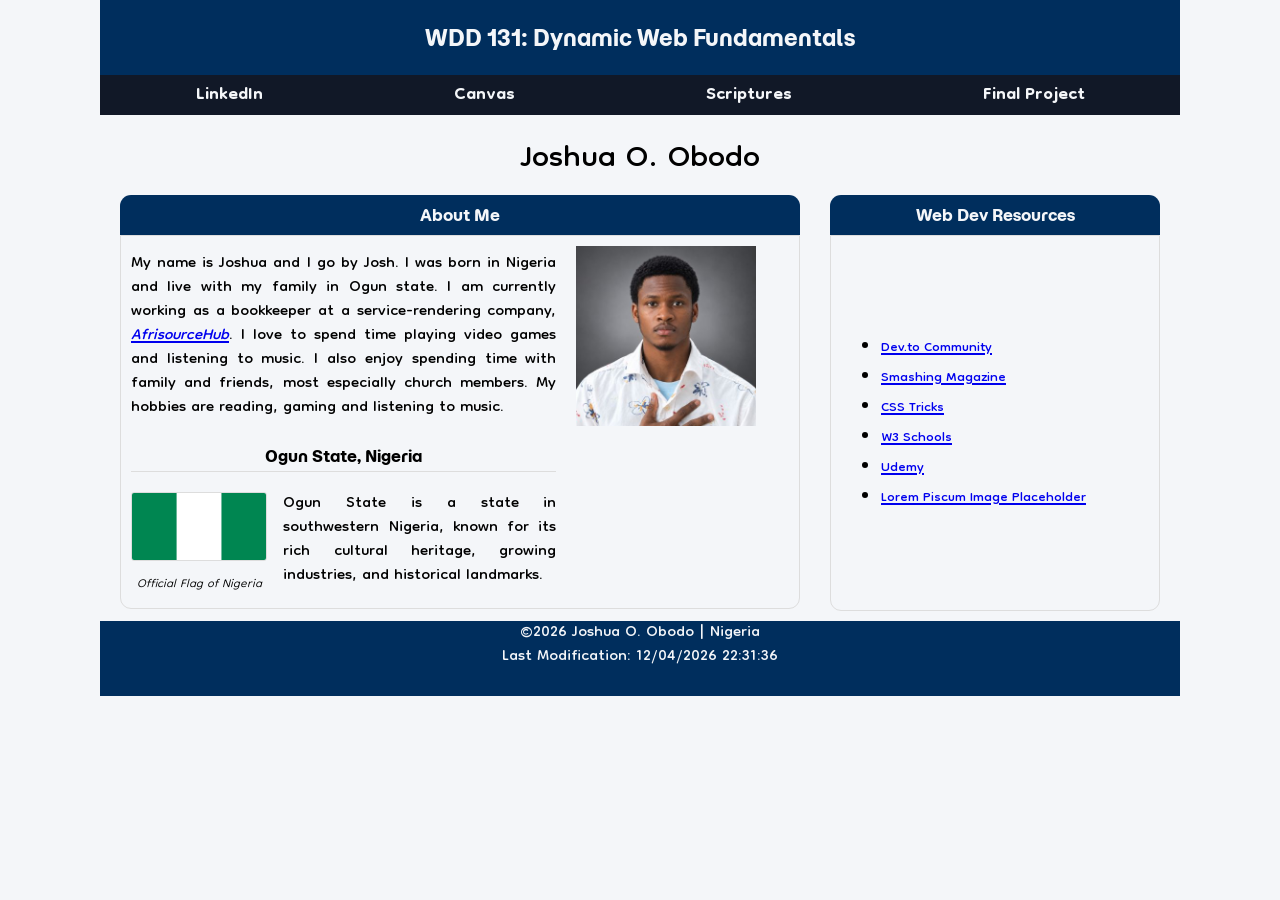
<file: index.html>
<!DOCTYPE html>
<html lang="en">
  <head>
    <!-- Meta Data -->
    <meta charset="UTF-8">
    <meta name="viewport" content="width=device-width, initial-scale=1.0">
    <meta name="author" content="Joshua Obodo">
    <meta name="description" content="
    The WDD 131: Dynamic Web Fundamentals is a practical course offered by BYU-I that teaches student's how to build
    dynamic, modern websites. This website was made by Joshua Obodo.">
    <title>WDD 131: Dynamic Web Fundamentals</title>

    <!-- Preconnect Fonts -->
    <link rel="preconnect" href="https://fonts.googleapis.com">
    <link rel="preconnect" href="https://fonts.gstatic.com" crossorigin>
    <link href="https://fonts.googleapis.com/css2?family=Dongle:wght@300;400;700&family=Momo+Trust+Display&display=swap" rel="stylesheet">

    <!-- Style Sheets -->
    <link rel="stylesheet" href="styles/base.css">

    <!-- Javascript -->
     <script src="scripts/getdates.js" defer></script>
  </head>

  <body>
    <div class="parent">
      <!-- Header Elements -->
      <header class="header-content">
        <span id="course-title">WDD 131: Dynamic Web Fundamentals</span>
      </header>

      <!-- Navigation -->
      <nav class="navigation">
        <ul>
          <li><a href="https://linkedin.com/in/joshua-o-obodo" title="LinkedIn" target="_blank">LinkedIn</a></li>
          <li><a href="https://byupw.instructure.com/about/43069" title="Canvas" target="_blank">Canvas</a></li>
          <li><a href="https://www.churchofjesuschrist.org/study/scriptures/bofm/1-ne/3?lang=eng&id=p7#p7" title="Scripture" target="_blank">Scriptures</a></li>
          <li><a href="#" title="Final Project" target="_blank">Final Project</a></li>
        </ul>
      </nav>

      <!-- Main Content -->
      <main class="main-content">

        <h1>Joshua O. Obodo</h1>
    
        <div class="cards">
            <section class="card">
              <h2>About Me</h2>
              <div class="about-content">
                  <p>
                      My name is Joshua and I go by Josh. I was born in Nigeria and live with my family in Ogun state.
                      I am currently working as a bookkeeper at a service-rendering company, <i><a href="https://afrisourcehub.com" title="AfrisourceHub official webpage">AfrisourceHub</a></i>. I love to spend time
                      playing video games and listening to music. I also enjoy spending time with family and friends, most especially
                      church members. My hobbies are reading, gaming and listening to music.
                  </p>
                  <img src="images/me2.jpg" alt="Joshua O. Obodo" width="1" height="2">
                  <div class="location-content">
                    <h3>Ogun State, Nigeria</h3>
                    <div class="location-info">
                      <div class="flag-info">
                        <img src="images/flag_of_nigeria.jpg" alt="Official Flag of Nigeria">
                        <em>Official Flag of Nigeria</em>
                      </div>
                      <p>
                        Ogun State is a state in southwestern Nigeria, known for its rich cultural heritage, 
                        growing industries, and historical landmarks.
                      </p>
                    </div>
                  </div>
              </div>
          </section>
    
          <section class="card">
            <h2>Web Dev Resources</h2>
            <div class="aside-content">
              <ul>
                <li><a href="#">Dev.to Community</a></li>
                <li><a href="#">Smashing Magazine</a></li>
                <li><a href="#">CSS Tricks</a></li>
                <li><a href="#">W3 Schools</a></li>
                <li><a href="#">Udemy</a></li>
                <li><a href="#">Lorem Piscum Image Placeholder</a></li>
              </ul>
            </div>
          </section> 
        </div>
      </main>
      
      <!-- Footer Elements -->
      <footer class="footer-content">
        <p>&#169;<span id="currentyear"></span> Joshua O. Obodo | Nigeria</p>
        <p id="lastModified"></p>
      </footer>
    </div>
  </body>
</html>
</file>
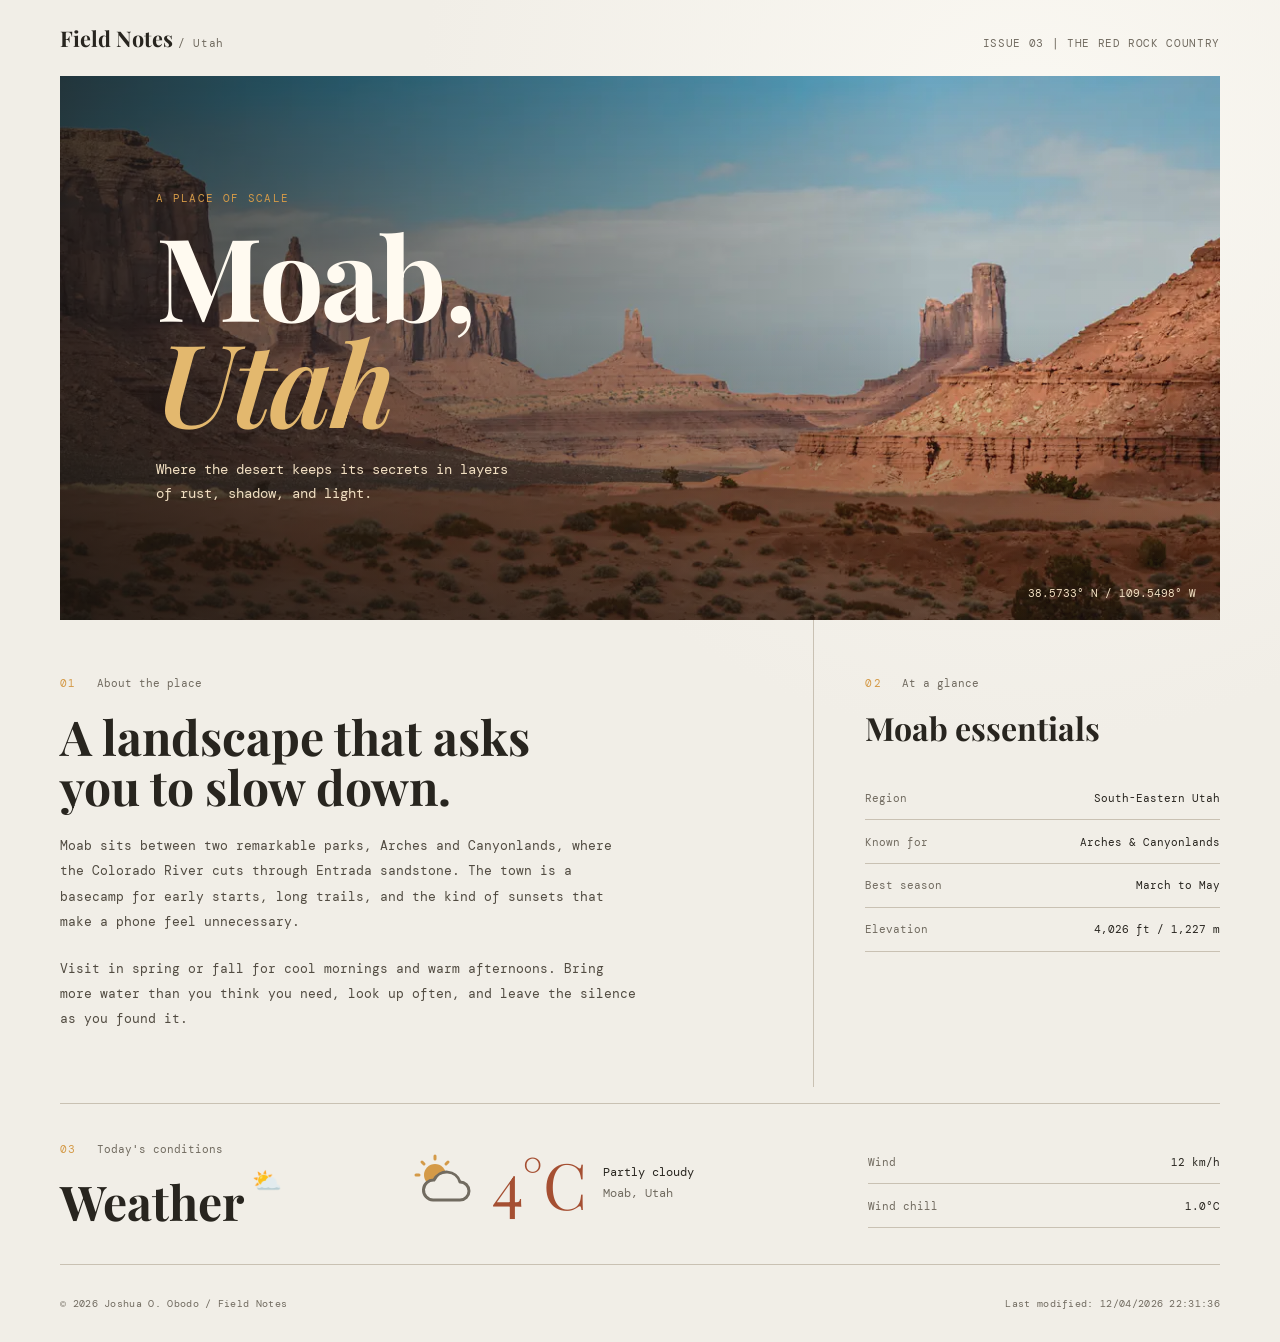
<file: place.html>
<!DOCTYPE html>
<html lang="en">
  <head>
    <meta charset="UTF-8">
    <meta name="viewport" content="width=device-width, initial-scale=1.0">
    <meta name="author" content="Joshua O. Obodo">
    <meta name="description" content="A field guide to Moab, Utah, a red-rock landscape shaped by wind, water, and wide-open skies.">
    <title>Moab, Utah | A Place Worth Finding</title>
    <link rel="preconnect" href="https://fonts.googleapis.com">
    <link rel="preconnect" href="https://fonts.gstatic.com" crossorigin>
    <link href="https://fonts.googleapis.com/css2?family=DM+Mono:wght@400;500&family=Playfair+Display:wght@600;700&display=swap" rel="stylesheet">
    <link rel="stylesheet" href="styles/place.css">
    <script src="scripts/place.js" defer></script>
  </head>
  <body>
    <header class="site-header">
      <a class="wordmark" href="place.html">Field Notes <span>/ Utah</span></a>
      <p class="edition">Issue 03 <span aria-hidden="true">|</span> The red rock country</p>
    </header>

    <main>
      <section class="hero" aria-labelledby="place-title">
        <picture>
          <source media="(min-width: 700px)" srcset="images/moab-hero-large.webp">
          <img src="images/moab-hero.webp" alt="Sunrise over red sandstone cliffs and desert near Moab, Utah" width="900" height="1200">
        </picture>
        <div class="hero-copy">
          <p class="kicker">A place of scale</p>
          <h1 id="place-title">Moab, <em>Utah</em></h1>
          <p class="hero-description">Where the desert keeps its secrets in layers of rust, shadow, and light.</p>
        </div>
        <p class="hero-coordinate">38.5733° N <span aria-hidden="true">/</span> 109.5498° W</p>
      </section>

      <div class="content-grid">
        <section class="about" aria-labelledby="about-title">
          <p class="section-number">01 <span>About the place</span></p>
          <h2 id="about-title">A landscape that asks you to slow down.</h2>
          <p>Moab sits between two remarkable parks, Arches and Canyonlands, where the Colorado River cuts through Entrada sandstone. The town is a basecamp for early starts, long trails, and the kind of sunsets that make a phone feel unnecessary.</p>
          <p>Visit in spring or fall for cool mornings and warm afternoons. Bring more water than you think you need, look up often, and leave the silence as you found it.</p>
        </section>

        <aside class="facts" aria-labelledby="facts-title">
          <p class="section-number">02 <span>At a glance</span></p>
          <h2 id="facts-title">Moab essentials</h2>
          <dl>
            <div><dt>Region</dt><dd>South-Eastern Utah</dd></div>
            <div><dt>Known for</dt><dd>Arches &amp; Canyonlands</dd></div>
            <div><dt>Best season</dt><dd>March to May</dd></div>
            <div><dt>Elevation</dt><dd>4,026 ft / 1,227 m</dd></div>
          </dl>
        </aside>

        <section class="weather" aria-labelledby="weather-title">
          <div>
            <p class="section-number">03 <span>Today's conditions</span></p>
            <h2 id="weather-title">Weather</h2>
          </div>
          <div class="weather-reading">
            <img src="images/weather-partly-cloudy.svg" alt="Partly cloudy" width="64" height="64">
            <p class="temperature"><span id="temperature">4</span>°C</p>
            <p class="condition">Partly cloudy<br><span>Moab, Utah</span></p>
          </div>
          <dl class="weather-details">
            <div><dt>Wind</dt><dd><span id="wind-speed">12</span> km/h</dd></div>
            <div><dt>Wind chill</dt><dd id="wind-chill">Calculating...</dd></div>
          </dl>
        </section>
      </div>
    </main>

    <footer>
      <p>&copy; <span id="current-year"></span> Joshua O. Obodo <span aria-hidden="true">/</span> Field Notes</p>
      <p>Last modified: <span id="last-modified"></span></p>
    </footer>
  </body>
</html>
</file>
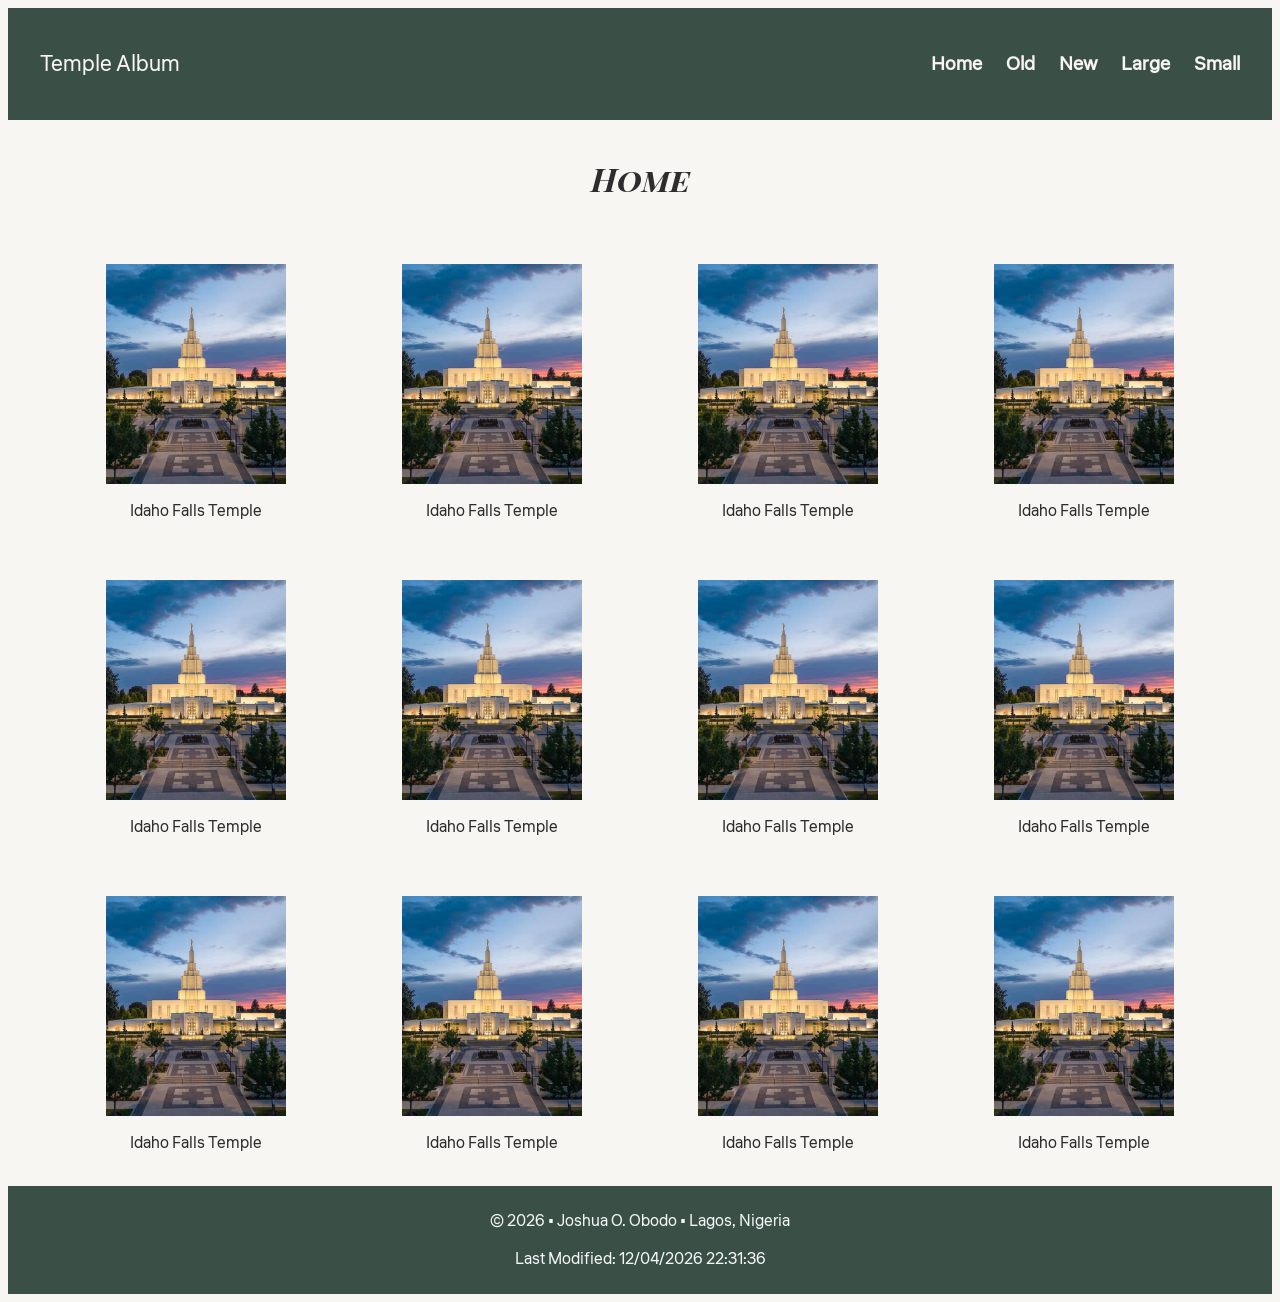
<file: temples.html>
<!DOCTYPE html>
<html lang="en">
  <head>
    <meta charset="UTF-8">
    <meta name="viewport" content="width=device-width, initial-scale=1.0">
    <meta name="description" content="A responsive photo album showcasing temple architecture from around the world, featuring a mobile-friendly hamburger navigation menu.">
    <meta name="author" content="Joshua O. Obodo">
    <title>Temple Album</title>

    <link rel="preconnect" href="https://fonts.googleapis.com">
    <link rel="preconnect" href="https://fonts.gstatic.com" crossorigin>
    <link href="https://fonts.googleapis.com/css2?family=Liter&family=Playfair+Display+SC:ital,wght@0,400;0,700;0,900;1,400;1,700;1,900&display=swap" rel="stylesheet">

    <!-- Style Sheets -->
    <link rel="stylesheet" href="styles/temples.css">
    <link rel="stylesheet" href="styles/temples-large.css">

    <script src="scripts/temples.js" defer></script>
  </head>

  <body>
    <header>
      <span class="site-title">Temple Album</span>
      <button id="menu-btn">☰</button>
      <nav>
        <ul id="nav-menu" class="hidden">
          <li><a href="#">Home</a></li>
          <li><a href="#">Old</a></li>
          <li><a href="#">New</a></li>
          <li><a href="#">Large</a></li>
          <li><a href="#">Small</a></li>
        </ul>
      </nav>
    </header>

    <main>
      <h1 id="current">Home</h1>
      <figure>
        <img src="images/idaho_falls_temple.jpg" alt="The Idaho Falls Temple, Idaho USA." loading="lazy">
        <figcaption>Idaho Falls Temple</figcaption>
      </figure>
      <figure>
        <img src="images/idaho_falls_temple.jpg" alt="The Idaho Falls Temple, Idaho USA." loading="lazy">
        <figcaption>Idaho Falls Temple</figcaption>
      </figure>
      <figure>
        <img src="images/idaho_falls_temple.jpg" alt="The Idaho Falls Temple, Idaho USA." loading="lazy">
        <figcaption>Idaho Falls Temple</figcaption>
      </figure>
      <figure>
        <img src="images/idaho_falls_temple.jpg" alt="The Idaho Falls Temple, Idaho USA." loading="lazy">
        <figcaption>Idaho Falls Temple</figcaption>
      </figure>
      <figure>
        <img src="images/idaho_falls_temple.jpg" alt="The Idaho Falls Temple, Idaho USA." loading="lazy">
        <figcaption>Idaho Falls Temple</figcaption>
      </figure>
      <figure>
        <img src="images/idaho_falls_temple.jpg" alt="The Idaho Falls Temple, Idaho USA." loading="lazy">
        <figcaption>Idaho Falls Temple</figcaption>
      </figure>
      <figure>
        <img src="images/idaho_falls_temple.jpg" alt="The Idaho Falls Temple, Idaho USA." loading="lazy">
        <figcaption>Idaho Falls Temple</figcaption>
      </figure>
      <figure>
        <img src="images/idaho_falls_temple.jpg" alt="The Idaho Falls Temple, Idaho USA." loading="lazy">
        <figcaption>Idaho Falls Temple</figcaption>
      </figure>
      <figure>
        <img src="images/idaho_falls_temple.jpg" alt="The Idaho Falls Temple, Idaho USA." loading="lazy">
        <figcaption>Idaho Falls Temple</figcaption>
      </figure>
      <figure>
        <img src="images/idaho_falls_temple.jpg" alt="The Idaho Falls Temple, Idaho USA." loading="lazy">
        <figcaption>Idaho Falls Temple</figcaption>
      </figure>
      <figure>
        <img src="images/idaho_falls_temple.jpg" alt="The Idaho Falls Temple, Idaho USA." loading="lazy">
        <figcaption>Idaho Falls Temple</figcaption>
      </figure>
      <figure>
        <img src="images/idaho_falls_temple.jpg" alt="The Idaho Falls Temple, Idaho USA." loading="lazy">
        <figcaption>Idaho Falls Temple</figcaption>
      </figure>
    </main>

    <footer>
      <p>&copy; <span id="year"></span> • Joshua O. Obodo • Lagos, Nigeria</p>
      <p>Last Modified: <span id="lastModified"></span></p>
    </footer>
  </body>
</html>
</file>
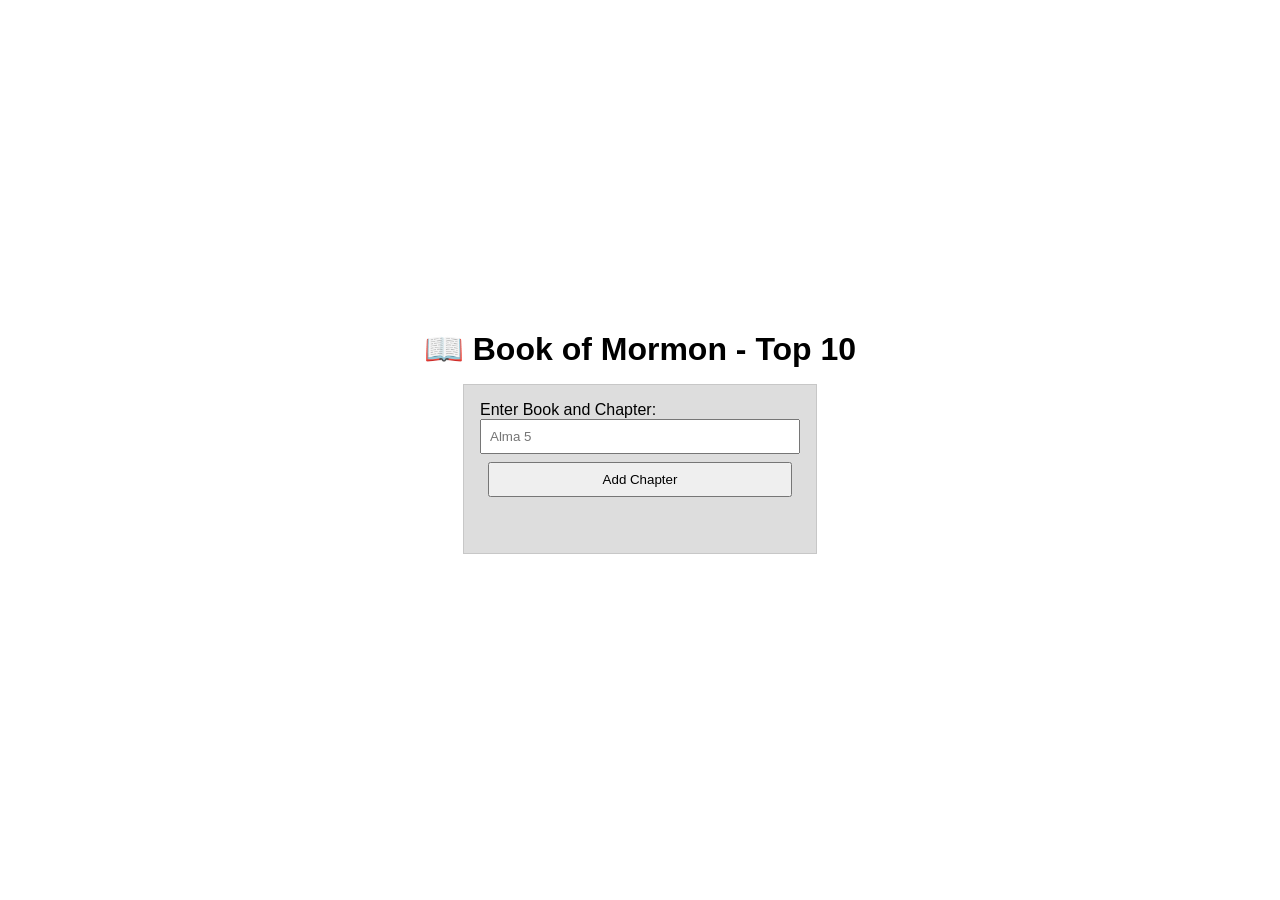
<file: week02/bom.html>
<!DOCTYPE html>
<html lang="en">
  <head>
    <!-- Meta Data -->
    <meta charset="UTF-8">
    <meta name="viewport" content="width=device-width, initial-scale=1.0">
    <meta name="author" content="Joshua Obodo">
    <meta name="description" content="
    As part of the learnign activities for week 2 in WDD231 BYU-I, this is a basic example to showcase the power of JavaScript DOM.">
    <title>Book of Mormon - Top 10</title>

    <!-- Preconnect Fonts -->
    <link rel="preconnect" href="https://fonts.googleapis.com">
    <link rel="preconnect" href="https://fonts.gstatic.com" crossorigin>
    <link href="https://fonts.googleapis.com/css2?family=Roboto:ital,wght@0,100..900;1,100..900&display=swap" rel="stylesheet">

    <!-- Style Sheets -->
    <link rel="stylesheet" href="styles/bom.css">

    <!-- Javascript Link -->
     <script src="scripts/bom.js" defer></script>
  </head>

  <body>
    <h1>📖 Book of Mormon - Top 10</h1>
    <main>
      <label for="favchap">Enter Book and Chapter: </label>
      <input type="text" id="favchap" placeholder="Alma 5">
      <button type="submit">Add Chapter</button>
      <ul id="list"></ul>
    </main>
  </body>
</html>
</file>
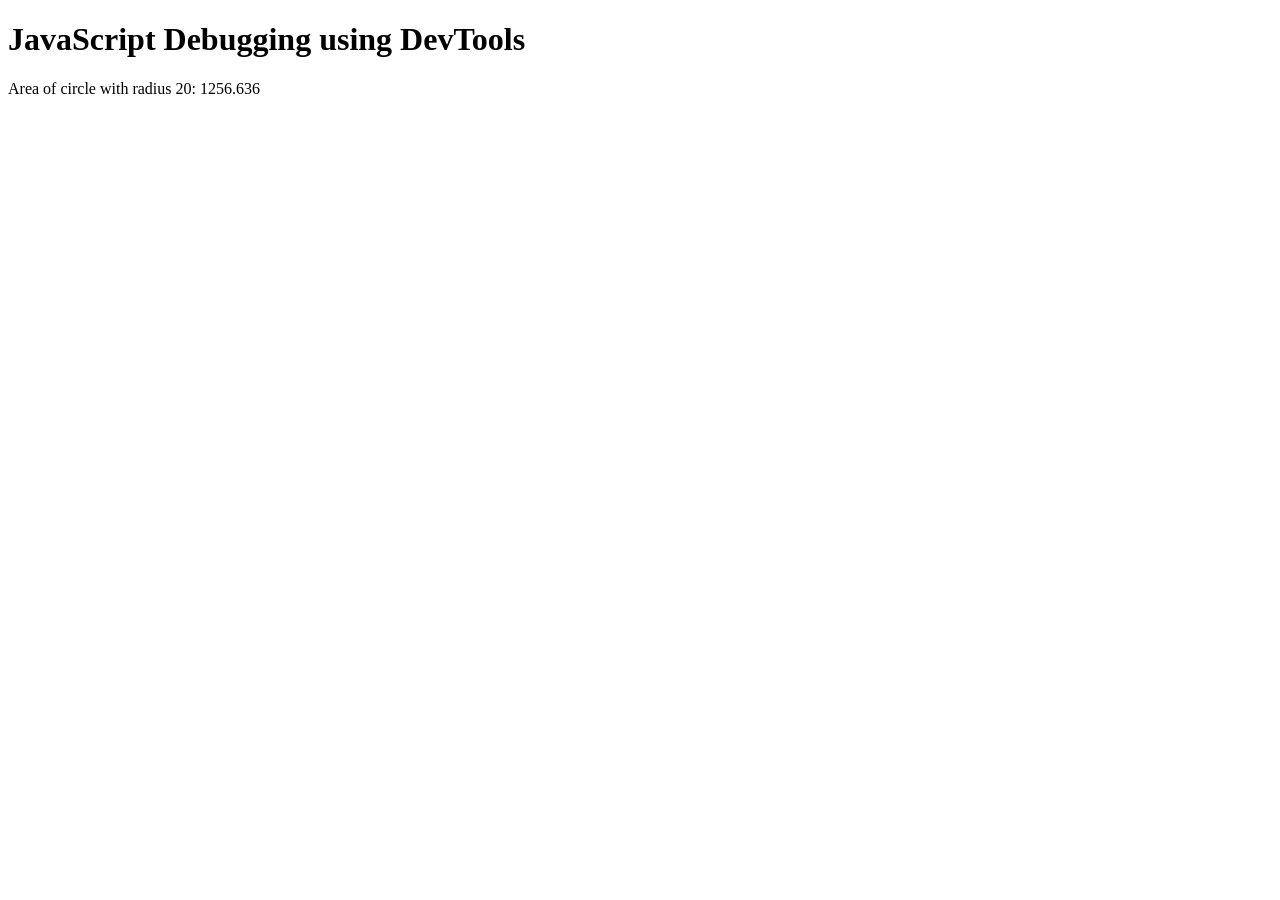
<file: week02/debugging.html>
<!DOCTYPE html>
<html lang="en">
  <head>
    <meta charset="UTF-8">
    <meta name="viewport" content="width=device-width, initial-scale=1.0">
    <title>Debugging</title>

    <script src="scripts/debugging.js" defer></script>
  </head>

  <body>
    <h1>JavaScript Debugging using DevTools</h1>
    <p>Area of circle with radius <span id="radius"></span>: <span id="area"></span></p>
  </body>
</html>
</file>
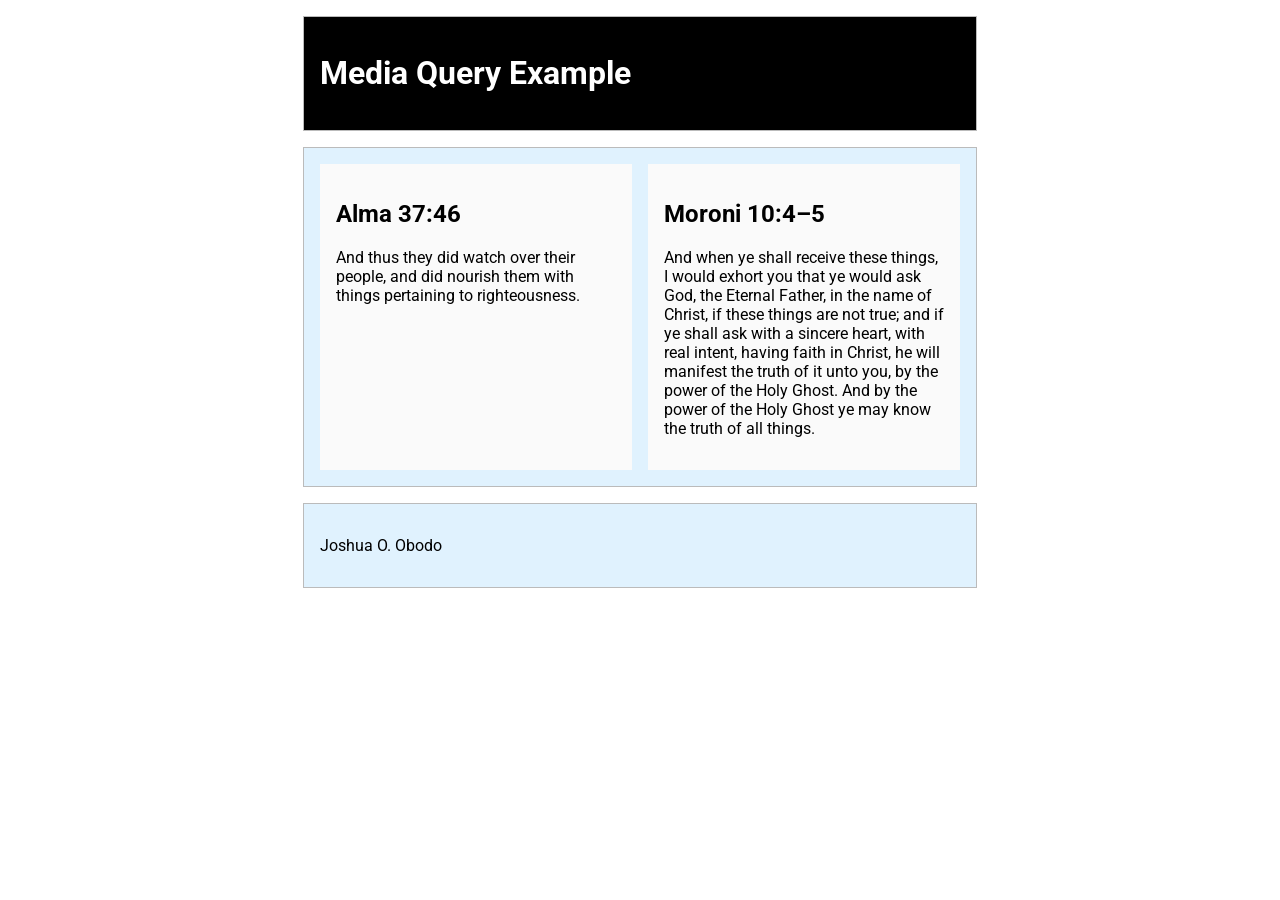
<file: week02/media-query.html>
<!DOCTYPE html>
<html lang="en">
  <head>
    <!-- Meta Data -->
    <meta charset="UTF-8">
    <meta name="viewport" content="width=device-width, initial-scale=1.0">
    <meta name="author" content="Joshua Obodo">
    <meta name="description" content="
    As part of the learnign activities for week 2 in WDD231 BYU-I, this is a basic example to showcase the power of CSS Media Queries.">
    <title>Media Query - Example</title>

    <!-- Preconnect Fonts -->
    <link rel="preconnect" href="https://fonts.googleapis.com">
    <link rel="preconnect" href="https://fonts.gstatic.com" crossorigin>
    <link href="https://fonts.googleapis.com/css2?family=Roboto:ital,wght@0,100..900;1,100..900&display=swap" rel="stylesheet">

    <!-- Style Sheets -->
    <link rel="stylesheet" href="styles/media-query.css">
    <link rel="stylesheet" href="styles/media-query-large.css">
  </head>

  <body>
    <div class="parent">
      <!-- Header Elements -->
      <header class="header-content">
        <h1>Media Query Example</h1>
      </header>

      <!-- Main Content -->
      <main class="main-content">
        <section class="card">
          <h2>Alma 37:46</h2>  
          <p>
            And thus they did watch over their people, and did nourish them with things pertaining to righteousness.
          </p>
        </section>
    
        <section class="card">
          <h2>Moroni 10:4–5</h2>
          <p>
            And when ye shall receive these things, I would exhort you that ye would ask God, the Eternal Father, in the name of Christ, if these things are not true; and if ye shall ask with a sincere heart, with real intent, having faith in Christ, he will manifest the truth of it unto you, by the power of the Holy Ghost. 
            And by the power of the Holy Ghost ye may know the truth of all things.
          </p>
        </section>
      </main>
      
      <!-- Footer Elements -->
      <footer class="footer-content">
        <p>Joshua O. Obodo</p>
      </footer>
    </div>
  </body>
</html>
</file>
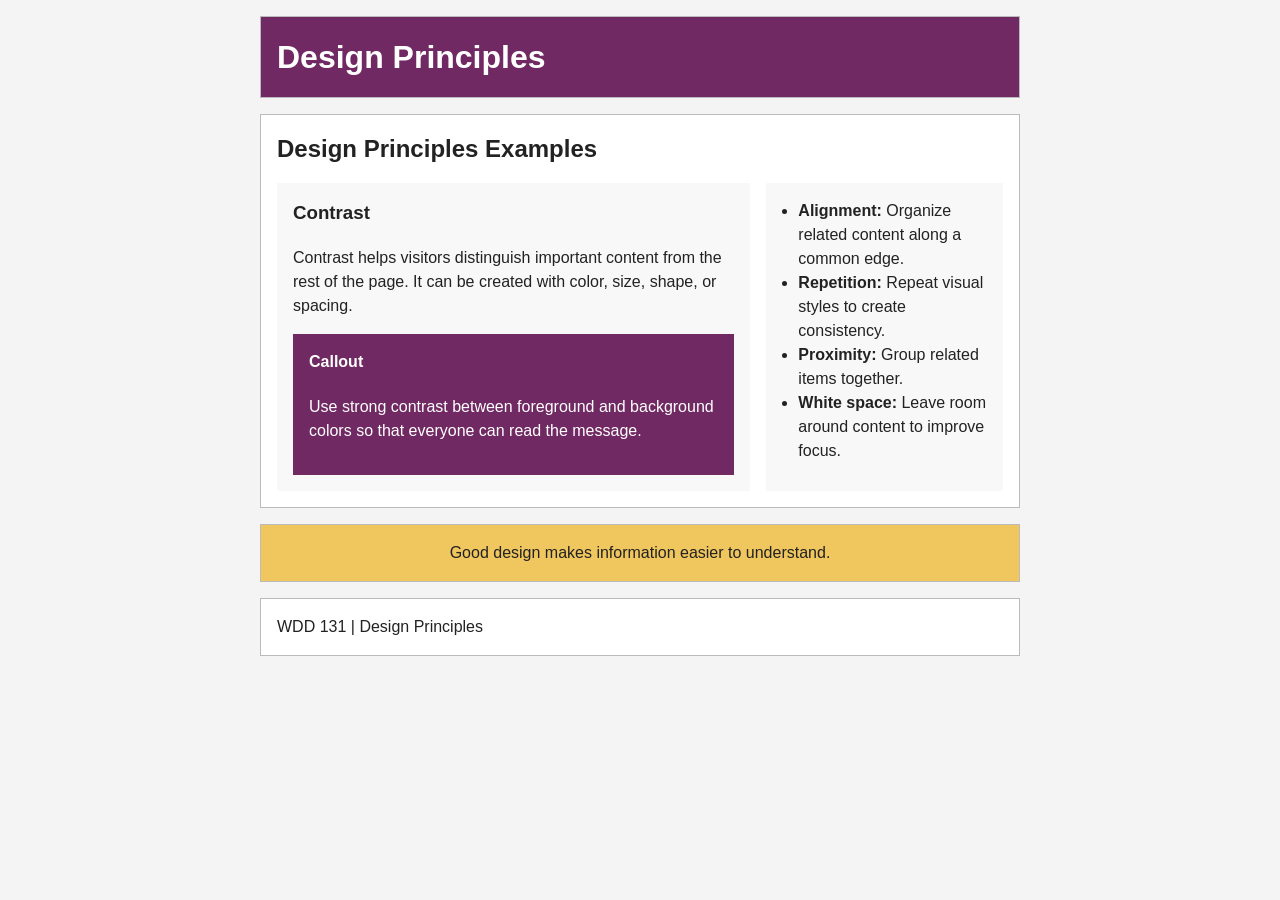
<file: week03/design.html>
<!DOCTYPE html>
<html lang="en">
  <head>
    <meta charset="UTF-8">
    <meta name="viewport" content="width=device-width, initial-scale=1.0">
    <meta name="description" content="Examples of important web design principles.">
    <title>Design Principles</title>
    <link rel="stylesheet" href="styles/design.css">
  </head>
  <body>
    <header>
      <h1>Design Principles</h1>
    </header>

    <main>
      <h2>Design Principles Examples</h2>

      <article>
        <h3>Contrast</h3>
        <p>Contrast helps visitors distinguish important content from the rest of the page. It can be created with color, size, shape, or spacing.</p>
        <div class="callout">
          <h4>Callout</h4>
          <p>Use strong contrast between foreground and background colors so that everyone can read the message.</p>
        </div>
      </article>

      <ul>
        <li><strong>Alignment:</strong> Organize related content along a common edge.</li>
        <li><strong>Repetition:</strong> Repeat visual styles to create consistency.</li>
        <li><strong>Proximity:</strong> Group related items together.</li>
        <li><strong>White space:</strong> Leave room around content to improve focus.</li>
      </ul>
    </main>

    <div class="banner">Good design makes information easier to understand.</div>

    <footer>
      <p>WDD 131 | Design Principles</p>
    </footer>
  </body>
</html>
</file>
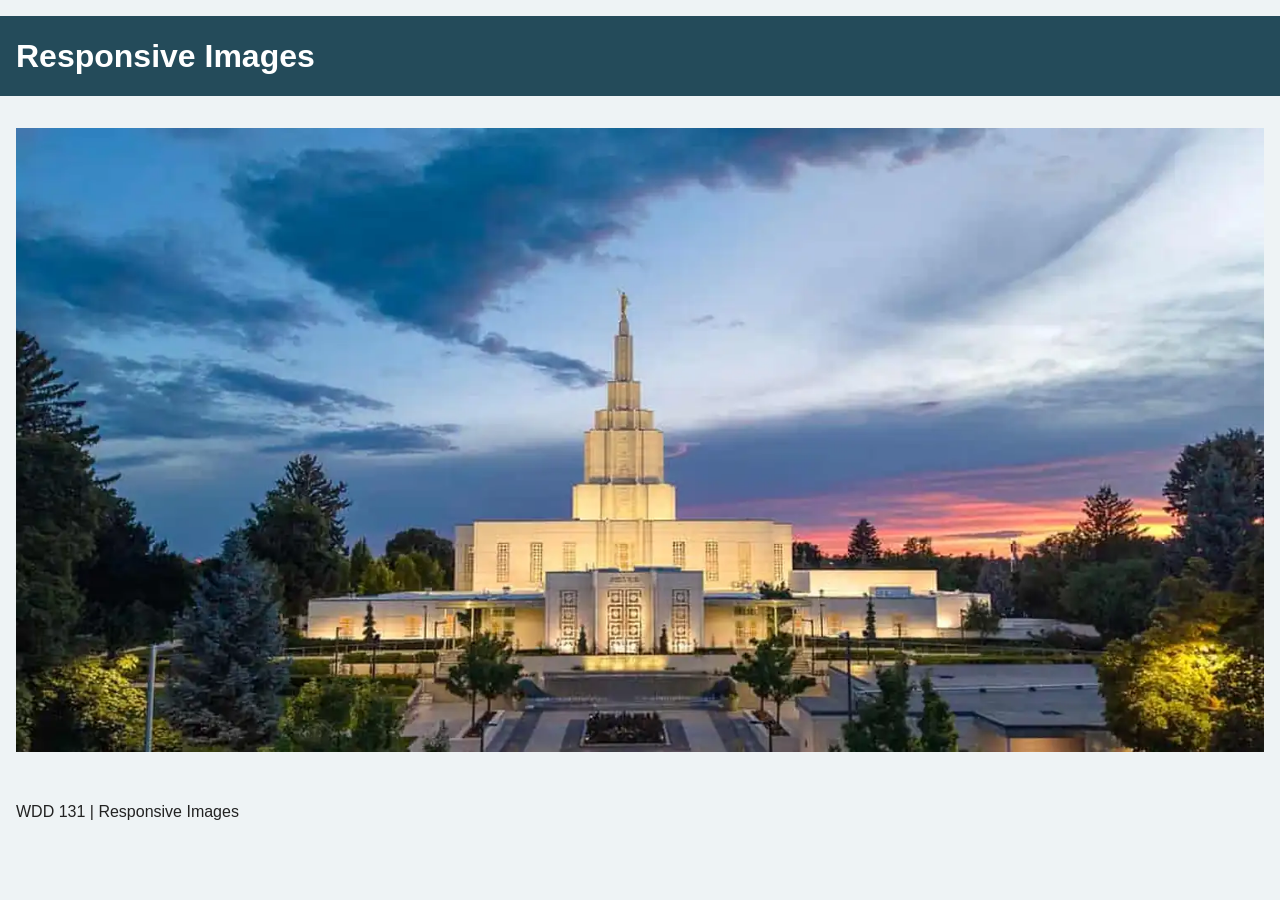
<file: week03/responsive-images.html>
<!DOCTYPE html>
<html lang="en">
  <head>
    <meta charset="UTF-8">
    <meta name="viewport" content="width=device-width, initial-scale=1.0">
    <meta name="description" content="A responsive Idaho Falls Temple hero image.">
    <title>Responsive Images</title>
    <link rel="stylesheet" href="styles/responsive-images.css">
  </head>
  <body>
    <header>
      <h1>Responsive Images</h1>
    </header>

    <main>
      <div class="hero">
        <picture>
          <source srcset="images/hero-large.webp" media="(min-width: 1000px)">
          <source srcset="images/hero-medium.webp" media="(min-width: 500px)">
          <img src="images/hero-small.webp" alt="Idaho Falls Temple at sunset" width="1500" height="750">
        </picture>
      </div>
    </main>

    <footer>
      <p>WDD 131 | Responsive Images</p>
    </footer>
  </body>
</html>
</file>
<file: styles/base.css>
/* 
Color Scheme:

- Primary Deep Blue (Headers & Footers): C (BYU-I institutional Navy)
- Accent Teal (Hover States & Borders): #00A3A6 (Fresh, energetic tech teal)
- Neutral Light (Page Background): #F4F6F9 (Soft, clean light grey)
- Text Color (Dark Charcoal); #111827
*/

/* ================= Body Styles ================= */

* {
  box-sizing: border-box;
  margin: 0;
  padding: 0;
}


body {
  background-color: #F4F6F9;
  font-family: "Dongle", sans-serif;
}

p {
  font-size: 1.5rem;
  line-height: 1;  
}

/* ================= Parent Styles ================= */

.parent {
  display: grid;
  margin: auto 100px;

  grid-template-columns: 1fr;
  grid-template-rows: 75px 40px auto 75px;

  grid-template-areas:
      "header"
      "nav"
      "main"
      "footer";
}

.cards {
  display: grid;
  grid-template-columns: 2fr 1fr;
  gap: 10px;
}

/* ================= Header Styles ================= */

body .header-content {
  grid-area: header;
  display: flex;
  align-items: center;
  justify-content: center;
  background-color: #002E5D;
}

body #course-title {
  color: #F4F6F9;
}

header span {
  font-size: 1.4rem;
  font-weight: 200;
  font-family: "Momo Trust Display", sans-serif;
}

/* ================= Navigation Styles ================= */

.navigation ul {
  height: 100%;
  list-style: none;
  display: flex;
}

.navigation li {
  flex: 1 1 auto;
}

.navigation a {
  height: 100%;
  display: flex;
  align-items: center;
  justify-content: center;

  color: #F4F6F9;
  font-weight: 700;
  font-size: 1.7rem;
  text-align: center;
  text-decoration: none;
}

.navigation {
  grid-area: nav;
  background-color: #111827;
}

.navigation a:hover {
  color: #00A3A6;
}

/* ================= Main Content ================= */

.main-content {
  width: 100%;
  grid-area: main;
  max-width: 1100px;
  margin: 0 auto;
  padding: 10px;
}

.main-content h2 {
  font-size: 1rem;
  font-weight: 100;
  text-align: center;
  font-family: "Momo Trust Display", sans-serif;
}

.main-content > h1 {
  font-size: 3rem;
  font-weight: 500;
  text-align: center;
}

/* ================= Aside Content ================= */

.aside-content {
  padding: 97px 50px;
  grid-area: aside;
  align-items: center;
  border: solid 1px #ddd;
  border-bottom-left-radius: 11px;
  border-bottom-right-radius: 11px;
}

.aside-content li {
  font-size: 1.3rem;
}

.aside-content li a:hover {
  color: #ccc;
}

/* ================= Footer Content ================= */

.footer-content {
  grid-area: footer;
  background-color: #002E5D;
  color: #F4F6F9;
  text-align: center;
}

/* ================= Card Content ================= */

.card {
  padding-left: 10px;
  padding-right: 10px;
}

.card h2 {
  text-align: center;
  color: #F4F6F9;
  background-color: #002E5D;
  border-top-left-radius: 11px;
  border-top-right-radius: 11px;
  padding: 10px;
}

/* ================= About Content ================= */

.about-content {
  display: grid;
  grid-template-columns: 2fr 1fr;
  gap: 20px;
  align-items: center;
  border: solid 1px #ddd;
  border-bottom-left-radius: 11px;
  border-bottom-right-radius: 11px;
  padding: 10px;
  text-align: justify;
}

.about-content img {
  width: 100%;
  max-width: 180px;
  height: auto;
  justify-content: center;
}

.about-content h3 {
  font-size: 1rem;
  font-weight: 100;
  text-align: center;
  font-family: "Momo Trust Display", sans-serif;
  border-bottom: solid 1px #ddd;
  padding-bottom: 5px;
}

/* ================= Location Content ================= */
.location-info {
  gap: 16px;
  display: grid;
  text-align: justify;
  grid-template-columns: 1fr 2fr;
  padding-top: 20px;
}


.flag-info {
  display: block;
  align-content: center;
  text-align: center;
}

.flag-info img {
  width: 100%;
  height: auto;
  line-height: 1;
  align-self: center;
  border: solid 1px #ddd;
  border-radius: 3px;
}

.flag-info em {
  font-size: 1.2rem;
  font-weight: 100;
}
</file>
<file: styles/place.css>
* { box-sizing: border-box; }

:root {
  --ink: #28251f;
  --muted: #716b60;
  --paper: #f1eee7;
  --rust: #a54f32;
  --ochre: #d49a48;
  --line: #c9c1b3;
  font-family: 'DM Mono', monospace;
  color: var(--ink);
  background: var(--paper);
}

body { margin: 0; background: radial-gradient(circle at 80% 10%, #faf8f2 0, var(--paper) 38rem); }

.site-header, main, footer { width: min(100% - 2.5rem, 1160px); margin: 0 auto; }
.site-header { display: flex; align-items: baseline; justify-content: space-between; padding: 1.5rem 0; }
.wordmark { color: var(--ink); font-family: 'Playfair Display', serif; font-size: 1.35rem; font-weight: 700; text-decoration: none; }
.wordmark span, .edition { color: var(--muted); font-family: 'DM Mono', monospace; font-size: 0.68rem; font-weight: 400; letter-spacing: 0.06em; }
.edition { margin: 0; text-transform: uppercase; }

.hero { position: relative; min-height: 34rem; overflow: hidden; color: #fffaf0; background: #402d25; }
.hero picture, .hero img { display: block; width: 100%; height: 100%; }
.hero picture { position: absolute; inset: 0; }
.hero img { object-fit: cover; object-position: center; filter: saturate(0.88); }
.hero::after { position: absolute; inset: 0; background: linear-gradient(90deg, rgba(22, 19, 16, 0.75), rgba(22, 19, 16, 0.05) 75%), linear-gradient(0deg, rgba(22, 19, 16, 0.55), transparent 55%); content: ''; }
.hero-copy, .hero-coordinate { position: absolute; z-index: 1; }
.hero-copy { top: 50%; left: clamp(1.5rem, 8vw, 6rem); max-width: 36rem; transform: translateY(-50%); }
.kicker, .section-number { color: var(--ochre); font-size: 0.7rem; letter-spacing: 0.12em; text-transform: uppercase; }
.kicker { margin: 0 0 1rem; }
h1, h2 { font-family: 'Playfair Display', serif; }
h1 { margin: 0; font-size: clamp(3.4rem, 9vw, 7.8rem); line-height: 0.92; letter-spacing: -0.02em; }
h1 em { color: #e3b86e; font-weight: 600; }
.hero-description { max-width: 22rem; margin: 1.5rem 0 0; color: #f1dfc2; font-size: 0.9rem; line-height: 1.7; }
.hero-coordinate { right: 1.5rem; bottom: 1.25rem; margin: 0; color: #f1dfc2; font-size: 0.68rem; }

.content-grid { display: grid; grid-template-columns: 1.3fr 0.7fr; gap: 0; }
.about, .facts, .weather { padding: 3.5rem clamp(1rem, 4vw, 4rem); }
.about { padding-left: 0; border-right: 1px solid var(--line); }
.facts { padding-right: 0; }
.section-number { margin: 0 0 1.3rem; }
.section-number span { margin-left: 0.75rem; color: var(--muted); letter-spacing: 0; text-transform: none; }
h2 { margin: 0; font-size: clamp(1.8rem, 4vw, 3rem); line-height: 1.05; }
.about h2 { max-width: 31rem; }
.about > p:not(.section-number) { max-width: 36rem; margin: 1.35rem 0 0; color: #514b41; font-size: 0.83rem; line-height: 1.9; }
.facts h2 { font-size: 2rem; }
dl { margin: 2rem 0 0; }
.facts dl div, .weather-details div { display: flex; justify-content: space-between; gap: 1rem; padding: 0.9rem 0; border-bottom: 1px solid var(--line); font-size: 0.7rem; }
dt { color: var(--muted); }
dd { margin: 0; text-align: right; }

.weather { grid-column: 1 / -1; display: grid; grid-template-columns: 1fr 1.3fr 1fr; align-items: center; margin-top: 1rem; padding: 2.25rem 0; border-top: 1px solid var(--line); border-bottom: 1px solid var(--line); }
.weather h2 { position: relative; display: inline-block; }
.weather h2::after { content: '⛅'; position: absolute; top: -0.6rem; right: -2.4rem; font-size: 1.5rem; }
.weather-reading { display: flex; align-items: center; gap: 1rem; }
.weather-reading img { width: 4rem; height: 4rem; }
.temperature { margin: 0; color: var(--rust); font-family: 'Playfair Display', serif; font-size: clamp(2.5rem, 6vw, 4rem); line-height: 1; }
.condition { margin: 0; font-size: 0.72rem; line-height: 1.8; }
.condition span { color: var(--muted); }
.weather-details { margin: 0; }

footer { display: flex; justify-content: space-between; padding: 2rem 0; color: var(--muted); font-size: 0.65rem; letter-spacing: 0.03em; }
footer p { margin: 0; }

@media (max-width: 699px) {
  .site-header { align-items: flex-start; }
  .edition { max-width: 8rem; text-align: right; line-height: 1.5; }
  .hero { min-height: 32rem; }
  .hero img { object-position: 62% center; }
  .hero-copy { top: auto; bottom: 3.5rem; transform: none; }
  .hero-coordinate { left: 1.5rem; right: auto; }
  .content-grid { display: block; }
  .about, .facts { padding: 3rem 0; }
  .about { border-right: 0; border-bottom: 1px solid var(--line); }
  .weather { display: block; padding: 2.5rem 0; }
  .weather-reading { margin: 2rem 0; }
  footer { display: block; line-height: 2; }
}
</file>
<file: styles/temples.css>
/* 
Color Scheme:

* Primary Accent: #3A5046 (Deep Jade Green) — For headers, main brand elements, and calm authority.
* Secondary Accent: #C89F65 (Muted Sand Gold) — For call-to-action buttons, active links, and highlights.
* Background (Light): #F8F6F2 (Soft Alabaster) — Replaces stark white with a warm, natural linen tone.
* Background (Dark/Cards): #2A3430 (Forest Slate) — For the footer or high-contrast announcement sections.
* Text/Body: #2D2D2D (Charcoal) — For highly readable, accessible typography.

*/

* {
  box-sizing: border-box;
}

body {
  font-family: "Liter", sans-serif;
  font-weight: 400;
  font-style: normal;
  background-color: #F8F6F2;
  color: #2D2D2D;
}

h1 {
  font-family: "Playfair Display SC", serif;
  font-weight: 700;
  font-style: italic;
}

header span {
  font-size: 1.4rem;
  font-weight: 200;
}

/* Claude helped me :) */
header:has(#nav-menu:not(.hidden)) .site-title {
  display: none;
}


header {
  display: grid;
  grid-template-columns: auto 44px;
  grid-template-areas:
    "title btn"
    "nav   nav";
  background-color: #3A5046;
  color: #F8F6F2;
  padding: 2rem;
}

.site-title {
  grid-area: title;
}

nav {
  grid-area: nav;
}

nav ul {
  margin: 0;
  padding: 0;
  display: flex;
  flex-direction: column;
  list-style: none;
  align-items: center;
}

nav li {
  padding: 10px 0;
}

nav a {
  color: #F8F6F2;
  font-size: 1.2rem;
  font-weight: 800;
  text-decoration: none;
}

nav a:hover {
  color: #C89F65;
}

main {
  max-width: 900px;
  margin: 0 auto;
  padding: 1rem;
  display: grid;
  grid-template-columns: 1fr;
  gap: 1rem;
}

main h1 {
  grid-column: 1 / -1;
  text-align: center;
}

img {
  width: 100%;
  height: 240px;
  object-fit: cover;
  padding: 10px;
}

.hidden {
  display: none;
}

#menu-btn {
  grid-area: btn;
  display: block;
  background: none;
  border: none;
  font-size: 1.5rem;
  color: #F8F6F2;
  cursor: pointer;
}

figcaption {
  font-weight: 200;
  text-align: center;
}

footer {
  background-color: #3A5046;
  padding: 8px;
  color: #F4F6F9;
  text-align: center;
}
</file>
<file: styles/temples-large.css>
@media (min-width: 600px) {

  #nav-menu.hidden {
    display: flex;
    flex-direction: row;
    gap: 1.5rem;
  }

  #menu-btn {
    display: none;
  }

  header {
    display: flex;
    justify-content: space-between;
    align-items: center;
  }

  main {
    grid-template-columns: repeat(auto-fit, minmax(250px, 1fr));
    max-width: 1200px;
    margin: 0 auto;
  }

  main h1 {
    text-align: center;
  }

}
</file>
<file: week02/styles/bom.css>
* {
	margin: 0;
	padding: 0;
}

body {
	height: 100vh;
	display: flex;
	flex-direction: column;
	align-items: center;
	justify-content: center;
	font-family: Acme, Arial, sans-serif;
}

h1 {
	font-size: 1.5rem;
}

main {
	margin: 1rem auto;
	border: 1px solid rgb(0 0 0 / 0.1);
	padding: 1rem;
	background-color: #ddd;
	display: flex;
	flex-direction: column;
}

input,
button {
	padding: 0.5rem;
}

button {
	margin: 0.5rem;
}

.delete {
	width: fit-content;
}

.input {
	display: flex;
	gap: 1rem;
}

.list {
	padding: 0.5rem;
}

ul {
	margin: 1rem;
	list-style: none;
}

li {
	display: flex;
	align-items: center;
	justify-content: space-between;
}

@media only screen and (min-width: 32.5em) {
	h1 {
		font-size: 2rem;
	}

	main {
		width: 320px;
	}
}
</file>
<file: week02/styles/media-query.css>
body {
  font-family: "Roboto", sans-serif;
}

header, main, footer {
  max-width: 640px;
  margin: 1rem auto;
  border: solid 1px #bbb;
  padding: 1rem;
  background-color: #E0F2FE;
}

main {
  display: grid;
  grid-template-columns: 1fr;
  gap: 1rem;
}

section {
  padding: 1rem;
  background-color: #FAFAFA;
}
</file>
<file: week02/styles/media-query-large.css>
@media only screen and (min-width: 500px) {
  header {
    background-color: #000;
    color: #fff;
  }

  main {
    grid-template-columns: 1fr 1fr;
  }
}
</file>
<file: week03/styles/design.css>
* {
  box-sizing: border-box;
}

body {
  margin: 0;
  font-family: Arial, sans-serif;
  line-height: 1.5;
  color: #222;
  background-color: #f4f4f4;
}

header,
main,
footer,
.banner {
  max-width: 760px;
  margin: 1rem auto;
  padding: 1rem;
  border: 1px solid #bbb;
  background-color: #fff;
}

header {
  color: #fff;
  background-color: #702963;
}

header h1 {
  margin: 0;
}

main {
  display: grid;
  grid-template-columns: 2fr 1fr;
  gap: 1rem;
}

main h2 {
  grid-column: 1 / -1;
  margin: 0;
  text-align: left;
}

article,
ul {
  margin: 0;
  padding: 1rem;
  background-color: #f8f8f8;
}

article h3 {
  margin-top: 0;
}

ul {
  padding-left: 2rem;
}

.callout {
  margin-top: 1rem;
  padding: 1rem;
  color: #fff;
  background-color: #702963;
}

.callout h4 {
  margin-top: 0;
}

.banner {
  color: #222;
  text-align: center;
  background-color: #f0c75e;
}

footer {
  text-align: left;
}

footer p {
  margin: 0;
}

@media (max-width: 600px) {
  main {
    grid-template-columns: 1fr;
  }

  main h2 {
    grid-column: auto;
  }
}
</file>
<file: week03/styles/responsive-images.css>
* {
  box-sizing: border-box;
}

body {
  margin: 0;
  font-family: Arial, sans-serif;
  line-height: 1.5;
  color: #222;
  background-color: #eef3f5;
}

header,
main,
footer {
  max-width: 1500px;
  margin: 1rem auto;
  padding: 1rem;
}

header {
  color: #fff;
  background-color: #244b5a;
}

header h1,
footer p {
  margin: 0;
}

.hero {
  overflow: hidden;
  background-color: #d8e2e6;
}

.hero img {
  display: block;
  width: 100%;
  height: auto;
}

footer {
  text-align: left;
}
</file>
